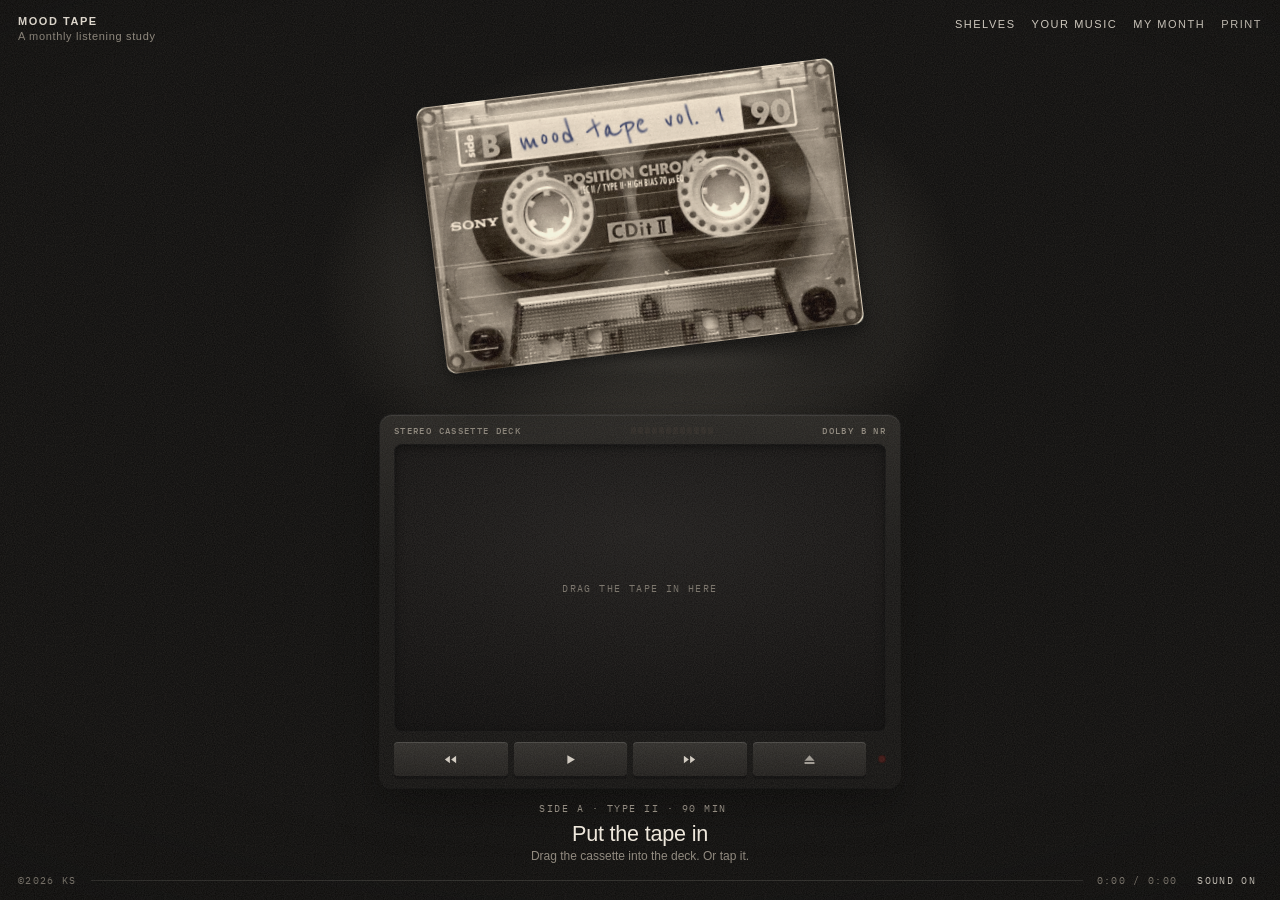
<file: index.html>
<!doctype html>
<html lang="en">
<head>
<meta charset="utf-8">
<meta name="viewport" content="width=device-width, initial-scale=1, viewport-fit=cover">
<title>Mood Tape</title>
<meta name="description" content="Put a tape in. Every song you play adds a mood stripe to your month.">
<link rel="preconnect" href="https://fonts.googleapis.com">
<link rel="preconnect" href="https://fonts.gstatic.com" crossorigin>
<link rel="stylesheet" href="https://fonts.googleapis.com/css2?family=Reenie+Beanie&family=IBM+Plex+Mono:wght@400;500&display=swap">
<link rel="preload" as="image" href="assets/cassette.jpg">
<link rel="stylesheet" href="tape.css">
</head>
<body>
<div class="grain" aria-hidden="true"></div>

<div class="page">
  <header class="top">
    <div class="mark">MOOD TAPE<br><span>A monthly listening study</span></div>
    <nav class="menu">
      <button data-open="shelves">Shelves</button>
      <button data-open="byo">Your music</button>
      <button data-open="month">My month</button>
      <a href="print.html">Print</a>
    </nav>
  </header>

  <main class="stage" id="stage">
    <div class="spot" aria-hidden="true"></div>
    <div class="anchor" id="anchor"><div class="pool" aria-hidden="true"></div><div class="big" aria-hidden="true"><small id="bigMeta">Now playing · side A</small><strong id="bigTitle"></strong><span id="bigArtist"></span></div></div>

    <!-- the cassette: a real photo, with its two hubs cut out so they can spin -->
    <div class="tape out" id="tape" role="button" tabindex="0" aria-label="Cassette. Drag it into the deck, or press Enter to put it in.">
      <div class="tape-body">
        <img src="assets/cassette.jpg" alt="" draggable="false">
        <img class="hub hl" id="hubL" src="assets/reelL.png" alt="" draggable="false">
        <img class="hub hr" id="hubR" src="assets/reelR.png" alt="" draggable="false">
        <div class="label"><span class="ink" id="ink">mood tape vol. 1</span></div>
        <span class="sticker" id="sticker" aria-hidden="true"></span>
      </div>
    </div>

    <div class="deck" id="deck">
      <div class="deck-top"><span>STEREO CASSETTE DECK</span><span class="vu" id="vu" aria-hidden="true"></span><span>DOLBY B NR</span></div>
      <div class="slot" id="slot"><span class="slot-hint" id="hint">drag the tape in here</span></div>
      <div class="door" id="door" aria-hidden="true"><span>AUTO REVERSE</span><span>TYPE II · HIGH</span></div>
      <div class="keys">
        <button class="key" id="rewBtn" aria-label="Previous song"><svg viewBox="0 0 24 24"><path d="M11 6v12L3 12zM21 6v12l-8-6z"/></svg></button>
        <button class="key" id="playBtn" aria-label="Play"><svg viewBox="0 0 24 24" id="playIcon"><path d="M7 5v14l12-7z"/></svg></button>
        <button class="key" id="ffBtn" aria-label="Next song"><svg viewBox="0 0 24 24"><path d="M13 6v12l8-6zM3 6v12l8-6z"/></svg></button>
        <button class="key eject" id="ejectBtn" aria-label="Eject the tape"><svg viewBox="0 0 24 24"><path d="M12 5l8 9H4zM4 16h16v3H4z"/></svg></button>
        <span class="led" id="led" aria-hidden="true"></span>
      </div>
    </div>
  </main>

  <footer class="now">
    <div class="meta"><span id="sideLine">SIDE A · TYPE II · 90 MIN</span><span id="moodLine"></span></div>
    <h1 id="nowTitle">Put the tape in</h1>
    <p id="nowArtist">Drag the cassette into the deck. Or tap it.</p>
    <div class="spwrap" id="tv" hidden><div id="sp"></div></div>
    <div class="bottom">
      <span>©2026 KS</span>
      <span class="progress" aria-hidden="true"><i id="fill"></i></span>
      <span><span id="tCur">0:00</span> / <span id="tDur">0:00</span></span>
      <button id="soundBtn" aria-pressed="true">Sound on</button>
    </div>
  </footer>
</div>

<!-- ===== panels ===== -->
<div class="scrim" id="scrim" hidden></div>

<section class="panel" id="panel-shelves" hidden role="dialog" aria-modal="true" aria-labelledby="shelvesH">
  <div class="panel-head"><h3 id="shelvesH">Shelves</h3><button class="x" data-close aria-label="Close">Close</button></div>
  <div class="tabs" id="tabs" role="tablist" aria-label="Music shelves"></div>
  <p class="blurb" id="blurb"></p>
  <ol class="songs" id="songs"></ol>
</section>

<section class="panel" id="panel-byo" hidden role="dialog" aria-modal="true" aria-labelledby="byoH">
  <div class="panel-head"><h3 id="byoH">Your music</h3><button class="x" data-close aria-label="Close">Close</button></div>
  <p class="blurb">Pick how it feels first. That color goes on your tape. Spotify plays full songs if you're logged in to Spotify in this browser, and 30-second previews if you're not.</p>
  <div class="chips" id="byoMoods"></div>
  <form class="row" id="linkForm">
    <label class="sr" for="linkIn">Spotify link</label>
    <input id="linkIn" type="url" placeholder="Paste a Spotify song, album or playlist link" autocomplete="off">
    <button class="btn" type="submit">Use link</button>
  </form>
  <div class="row">
    <label class="btn ghost" for="fileIn">Use a song from my device</label>
    <input id="fileIn" type="file" accept="audio/*" class="sr">
  </div>
  <p class="small">Files stay on your device. Nothing is uploaded.</p>
</section>

<section class="panel wide" id="panel-month" hidden role="dialog" aria-modal="true" aria-labelledby="monthTitle">
  <div class="panel-head"><h3 id="monthTitle">My month</h3><button class="x" data-close aria-label="Close">Close</button></div>
  <div class="stripes" id="stripes"></div>
  <p class="insight" id="insight"></p>
  <div class="legend" id="legend"></div>
  <div class="month-grid">
    <div>
      <h4>How do you feel right now?</h4>
      <div class="chips" id="checkin"></div>
      <h4 class="mt">Days</h4>
      <div class="cal" id="cal"></div>
    </div>
    <div>
      <h4>Recently on your tape</h4>
      <ol class="recent" id="recent"></ol>
      <a class="btn mt" href="print.html">Print my tape</a>
    </div>
  </div>
</section>

<p class="warn" id="fileWarn" hidden>Opened straight from your computer, so some songs may not play. Use the live site link.</p>
<div class="toast" id="toast" role="status" aria-live="polite"></div>
<audio id="audio" preload="metadata" crossorigin="anonymous"></audio>

<script src="songs.js"></script>
<script src="shared.js"></script>
<script src="sound.js"></script>
<script src="app.js"></script>
<script src="https://open.spotify.com/embed/iframe-api/v1" async></script>
</body>
</html>
</file>
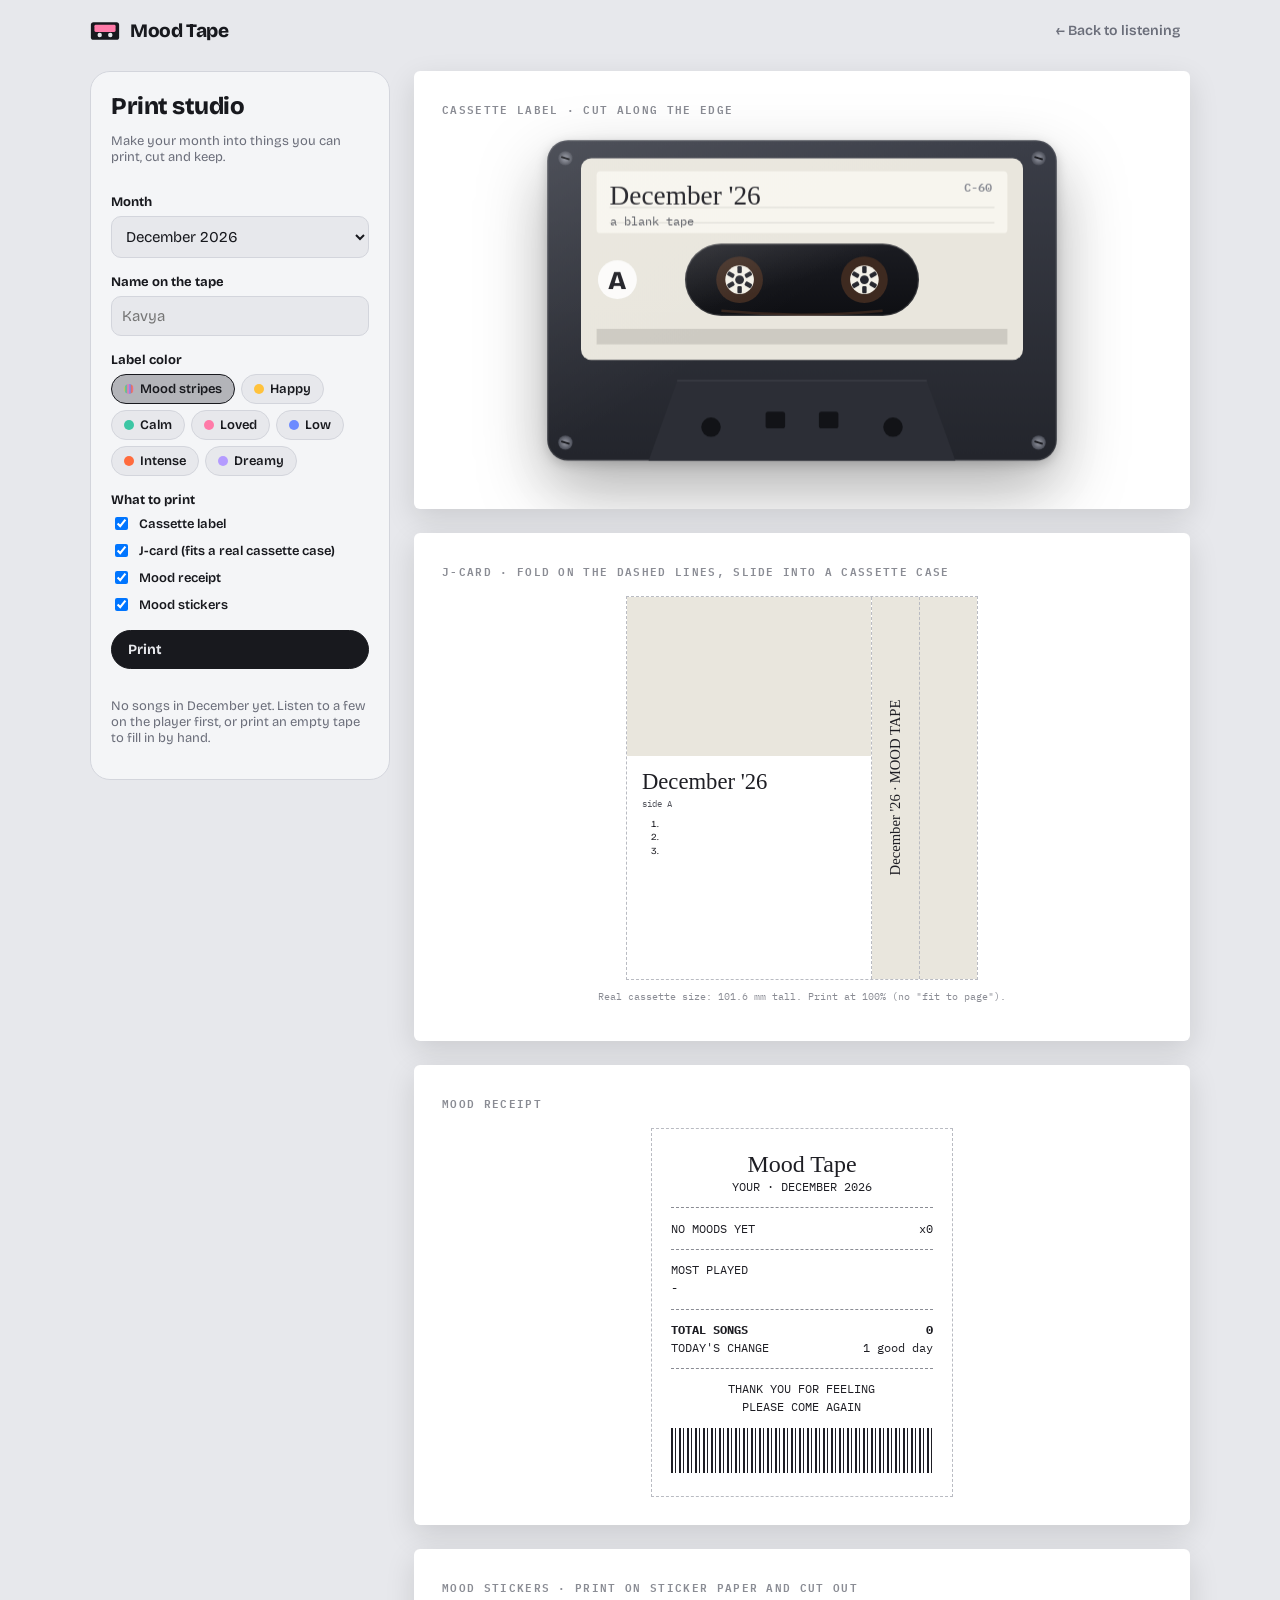
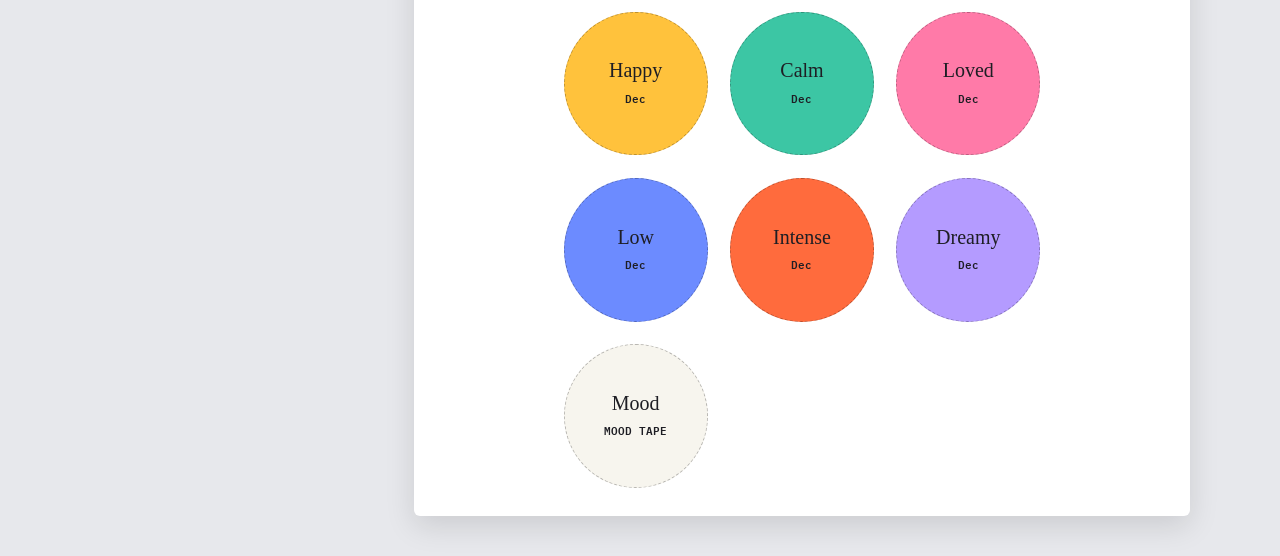
<file: print.html>
<!doctype html>
<html lang="en">
<head>
<meta charset="utf-8">
<meta name="viewport" content="width=device-width, initial-scale=1, viewport-fit=cover">
<title>Print your tape · Mood Tape</title>
<link rel="preconnect" href="https://fonts.googleapis.com">
<link rel="preconnect" href="https://fonts.gstatic.com" crossorigin>
<link rel="stylesheet" href="https://fonts.googleapis.com/css2?family=Bricolage+Grotesque:opsz,wght@12..96,400;12..96,600;12..96,800&family=IBM+Plex+Mono:wght@400;600&family=Permanent+Marker&display=swap">
<link rel="stylesheet" href="style.css">
<style>
  .studio{display:grid;grid-template-columns:300px minmax(0,1fr);gap:24px;align-items:start;padding-block:10px 40px}
  .panelx{background:var(--panel);border:1px solid var(--line);border-radius:20px;padding:20px;position:sticky;top:16px;display:flex;flex-direction:column;gap:16px}
  .panelx label,.panelx .lab{font-weight:700;font-size:13px;display:block;margin-bottom:6px}
  .panelx select,.panelx input[type=text]{width:100%;background:var(--bg);border:1px solid var(--line);border-radius:10px;padding:10px;font:inherit;color:inherit}
  .checks{display:flex;flex-direction:column;gap:8px;font-size:14px}
  .checks label{display:flex;gap:8px;align-items:center;font-weight:600;margin:0}
  .sheets{display:flex;flex-direction:column;gap:24px;min-width:0}
  .sheet{background:#fff;color:#1E1E24;border-radius:6px;padding:28px;box-shadow:0 10px 30px rgba(0,0,0,.12);overflow-x:auto}
  .sheet h4{font:600 11px var(--f-mono);letter-spacing:.12em;text-transform:uppercase;color:#8A8C94;margin:0 0 16px}
  .cut{border:1.5px dashed #B9BBC2}

  /* 1. cassette label */
  .cas-wrap{max-width:520px;margin:0 auto}
  .cas-legend{display:flex;flex-wrap:wrap;gap:6px 14px;justify-content:center;margin-top:14px;font:400 12px var(--f-mono);color:#55575F}
  .cas-legend span{display:inline-flex;gap:6px;align-items:center}
  .cas-legend i{width:10px;height:10px;border-radius:3px}

  /* 2. J-card: real cassette case size, 101.6mm tall */
  .jcard{display:flex;width:max-content;height:101.6mm;margin:0 auto}
  .jcard > div{height:100%;border-right:1px dashed #B9BBC2;position:relative;overflow:hidden}
  .jcard > div:last-child{border-right:0}
  .j-front{width:65mm;display:flex;flex-direction:column}
  .j-front .stripes-p{display:flex;height:42mm}
  .j-front .stripes-p i{flex:1 1 0}
  .j-front .t{padding:4mm 4mm 0;font-family:var(--f-hand);font-size:17pt;line-height:1}
  .j-front .s{padding:1mm 4mm;font:400 7pt var(--f-mono);color:#55575F}
  .j-front ol{margin:1mm 0 0;padding:0 4mm 0 9mm;font-size:7pt;line-height:1.45}
  .j-spine{width:12.7mm;display:flex;align-items:center;justify-content:center}
  .j-spine span{transform:rotate(-90deg);white-space:nowrap;font-family:var(--f-hand);font-size:11pt}
  .j-flap{width:15mm;display:flex;flex-direction:column}
  .j-flap i{flex:1 1 0}
  .fold-note{text-align:center;font:400 10px var(--f-mono);color:#8A8C94;margin-top:10px}

  /* 3. receipt */
  .receipt{width:80mm;margin:0 auto;padding:6mm 5mm;font:400 9pt/1.5 var(--f-mono);background:#fff}
  .receipt .c{text-align:center}
  .receipt .big{font-family:var(--f-hand);font-size:18pt;line-height:1.1}
  .receipt hr{border:0;border-top:1px dashed #8A8C94;margin:3mm 0}
  .receipt .r{display:flex;justify-content:space-between;gap:4mm}
  .receipt .r span:first-child{overflow:hidden;text-overflow:ellipsis;white-space:nowrap}
  .receipt .barcode{height:12mm;margin-top:3mm;background:repeating-linear-gradient(90deg,#1E1E24 0 2px,transparent 2px 4px,#1E1E24 4px 5px,transparent 5px 8px)}

  /* 4. stickers */
  .stickers{display:grid;grid-template-columns:repeat(3,38mm);gap:6mm;justify-content:center}
  .sticker{width:38mm;height:38mm;border-radius:50%;display:flex;flex-direction:column;align-items:center;justify-content:center;color:#1E1E24;border:1.5px dashed rgba(0,0,0,.25);text-align:center}
  .sticker b{font-family:var(--f-hand);font-size:15pt;font-weight:400;line-height:1}
  .sticker small{font:600 8pt var(--f-mono);margin-top:2mm}

  @media (max-width:860px){ .studio{grid-template-columns:1fr} .panelx{position:static} }
  @media print{
    @page{margin:12mm}
    body{background:#fff;padding:0}
    .top,.panelx,footer,.no-print{display:none!important}
    .studio{display:block;padding:0}
    .sheet{box-shadow:none;border-radius:0;padding:0;break-after:page;overflow:visible}
    .sheet:last-child{break-after:auto}
    *{-webkit-print-color-adjust:exact;print-color-adjust:exact}
  }
</style>
</head>
<body>
<header class="top">
  <a class="brand" href="index.html">
    <svg viewBox="0 0 34 22" aria-hidden="true"><rect x="1" y="1" width="32" height="20" rx="3" fill="currentColor"/><rect x="5" y="4" width="24" height="8" rx="1.5" fill="#FF7AA8"/><circle cx="11" cy="15.5" r="2.5" fill="var(--bg)"/><circle cx="23" cy="15.5" r="2.5" fill="var(--bg)"/></svg>
    Mood Tape
  </a>
  <nav><a href="index.html">← Back to listening</a></nav>
</header>

<main class="studio">
  <aside class="panelx">
    <div><h2>Print studio</h2><p class="hint">Make your month into things you can print, cut and keep.</p></div>
    <div><label for="pMonth">Month</label><select id="pMonth"></select></div>
    <div><label for="pName">Name on the tape</label><input type="text" id="pName" maxlength="20" placeholder="Kavya"></div>
    <div><span class="lab">Label color</span><div class="chips" id="pColor"></div></div>
    <div><span class="lab">What to print</span>
      <div class="checks">
        <label><input type="checkbox" data-sheet="cas" checked> Cassette label</label>
        <label><input type="checkbox" data-sheet="jcard" checked> J-card (fits a real cassette case)</label>
        <label><input type="checkbox" data-sheet="receipt" checked> Mood receipt</label>
        <label><input type="checkbox" data-sheet="stickers" checked> Mood stickers</label>
      </div>
    </div>
    <button class="btn" id="printBtn">Print</button>
    <p class="hint" id="pHint"></p>
  </aside>
  <div class="sheets" id="sheets"></div>
</main>

<script src="songs.js"></script>
<script src="shared.js"></script>
<script src="print.js"></script>
</body>
</html>
</file>
<file: tape.css>
/* Mood Tape: a real cassette under a warm spotlight, on black, with film grain and tiny type.
   One screen, no scrolling. The tape is the interface. */
:root{
  --bg:#0B0A09; --paper:#EDE6DA; --muted:#8C857A; --line:rgba(237,230,218,.14);
  --mood:#E8DCC4;                          /* light color of the current mood */
  --deck:#141312; --deck2:#1E1C1A;
  --f-ui:"Helvetica Neue",Helvetica,Arial,system-ui,sans-serif;
  --f-mono:"IBM Plex Mono",ui-monospace,Menlo,monospace;
  --f-pen:"Reenie Beanie","Bradley Hand","Segoe Print",cursive;
  color-scheme:dark;
}
*{box-sizing:border-box}
[hidden]{display:none!important}
html,body{height:100%;margin:0;overflow:hidden;background:var(--bg)}
body{color:var(--paper);font-family:var(--f-ui);-webkit-font-smoothing:antialiased;touch-action:manipulation}
button,input{font:inherit;color:inherit}
button{cursor:pointer;background:none;border:0}
:focus-visible{outline:1px solid var(--paper);outline-offset:3px}
.sr{position:absolute;width:1px;height:1px;overflow:hidden;clip:rect(0 0 0 0);white-space:nowrap}

/* film grain + vignette */
.grain{position:fixed;inset:-50%;pointer-events:none;z-index:50;opacity:.16;mix-blend-mode:screen;
  background-image:url("data:image/svg+xml;utf8,<svg xmlns='http://www.w3.org/2000/svg' width='200' height='200'><filter id='n'><feTurbulence type='fractalNoise' baseFrequency='.9' numOctaves='2' stitchTiles='stitch'/><feColorMatrix values='0 0 0 0 1  0 0 0 0 .95  0 0 0 0 .85  0 0 0 .7 0'/></filter><rect width='100%' height='100%' filter='url(%23n)'/></svg>");
  animation:grain .9s steps(3) infinite}
@keyframes grain{0%{transform:translate(0,0)}33%{transform:translate(-2%,1%)}66%{transform:translate(1%,-2%)}100%{transform:translate(0,0)}}
body::after{content:"";position:fixed;inset:0;pointer-events:none;z-index:49;background:radial-gradient(120% 90% at 50% 45%,transparent 55%,rgba(0,0,0,.65))}

/* ---------- layout ---------- */
.page{height:100%;display:flex;flex-direction:column;
  padding:calc(14px + env(safe-area-inset-top)) max(18px,env(safe-area-inset-right)) calc(12px + env(safe-area-inset-bottom)) max(18px,env(safe-area-inset-left))}
.top{display:flex;justify-content:space-between;align-items:flex-start;gap:16px;flex:none;position:relative;z-index:10}
.mark{font-size:11px;font-weight:700;letter-spacing:.14em;line-height:1.35}
.mark span{font-weight:400;letter-spacing:.06em;color:var(--muted);text-transform:none}
.menu{display:flex;flex-wrap:wrap;justify-content:flex-end;gap:2px 16px}
.menu button,.menu a{font-size:11px;letter-spacing:.14em;text-transform:uppercase;color:var(--paper);text-decoration:none;padding:4px 0;opacity:.85}
.menu button:hover,.menu a:hover{opacity:1;text-decoration:underline;text-underline-offset:4px}

.stage{position:relative;flex:1 1 auto;min-height:0;display:flex;flex-direction:column;align-items:center;justify-content:flex-end;gap:clamp(10px,3vh,34px);padding-bottom:6px}
.spot{position:absolute;left:50%;top:-10%;width:min(900px,140vw);height:85%;transform:translateX(-50%);pointer-events:none;
  background:radial-gradient(closest-side,color-mix(in srgb,var(--mood) 26%,transparent),transparent 72%);transition:background 1s,opacity .8s;opacity:var(--spot,1)}
.anchor{position:relative;flex:1 1 auto;min-height:0;width:100%;display:flex;align-items:center;justify-content:center}
.pool{position:absolute;left:50%;bottom:4%;width:min(360px,70vw);height:28px;transform:translateX(-50%);border-radius:50%;
  background:radial-gradient(closest-side,color-mix(in srgb,var(--mood) 45%,#fff 10%),transparent);opacity:.32;filter:blur(6px);transition:opacity .5s}
.inserted .pool{opacity:.05}
/* when the tape is in, the empty space shows what's playing, in big type */
.big{position:absolute;inset:0;display:flex;flex-direction:column;align-items:center;justify-content:center;text-align:center;gap:8px;padding:0 4%;
  opacity:0;transform:translateY(10px);transition:opacity .6s .5s,transform .6s .5s;pointer-events:none}
.inserted .big{opacity:1;transform:none}
.big small{font:400 10px var(--f-mono);letter-spacing:.2em;text-transform:uppercase;color:var(--muted)}
.big strong{font-weight:500;font-size:clamp(26px,6vh,64px);letter-spacing:-.03em;line-height:1;max-width:16ch;text-wrap:balance;overflow-wrap:anywhere}
.big span{font-size:13px;color:var(--muted)}
.inserted .now h1,.inserted .now p{visibility:hidden}

/* ---------- the cassette ---------- */
.tape{position:absolute;z-index:5;left:0;top:0;width:300px;aspect-ratio:1098/700;cursor:grab;touch-action:none;user-select:none;-webkit-user-select:none;
  transition:left .55s cubic-bezier(.2,.9,.25,1),top .55s cubic-bezier(.2,.9,.25,1),width .55s cubic-bezier(.2,.9,.25,1),translate .55s cubic-bezier(.2,.9,.25,1),rotate .55s cubic-bezier(.2,.9,.25,1);
  rotate:-7deg;container-type:inline-size}
.tape.dragging{transition:none;cursor:grabbing}
.tape.in{rotate:0deg;cursor:default}
.tape.pop{animation:pop .5s cubic-bezier(.2,1.6,.4,1)}
@keyframes pop{0%{scale:1}35%{scale:1.04}100%{scale:1}}
.tape-body{position:relative;width:100%;height:100%;border-radius:2.4%/3.8%;overflow:hidden;
  box-shadow:0 30px 50px rgba(0,0,0,.6),0 6px 12px rgba(0,0,0,.5);animation:bob 4s ease-in-out infinite}
.tape.in .tape-body,.tape.dragging .tape-body{animation:none}
@keyframes bob{0%,100%{transform:translateY(0)}50%{transform:translateY(-8px)}}
.tape-body img{display:block;width:100%;height:100%;object-fit:cover;filter:sepia(.25) contrast(1.05) brightness(.95);pointer-events:none}
.hub{position:absolute;width:14.57%;height:auto;aspect-ratio:1;top:33.71%;will-change:transform}
.hub.hl{left:21.22%}.hub.hr{left:63.02%}
.tape-body img.hub{width:14.57%;height:auto;object-fit:contain;filter:sepia(.25) contrast(1.05) brightness(.95)}
/* handwriting on the paper label */
.label{position:absolute;left:21.6%;top:10%;width:55%;height:13%;display:flex;align-items:center;padding-left:2%;overflow:hidden}
.ink{font-family:var(--f-pen);font-size:9cqw;line-height:1;color:#1b2b6e;mix-blend-mode:multiply;white-space:nowrap;rotate:-1.5deg;opacity:.9;
  clip-path:inset(0 0 0 0);transition:clip-path .9s steps(18)}
.ink.wiping{clip-path:inset(0 100% 0 0);transition:clip-path .25s}
.sticker{position:absolute;left:5.5%;top:29%;width:5.6%;aspect-ratio:1;border-radius:50%;background:var(--mood);box-shadow:inset 0 0 0 1px rgba(0,0,0,.15);opacity:0;transition:opacity .4s,background .6s}
.has-song .sticker{opacity:.9}

/* ---------- the deck ---------- */
.deck{position:relative;z-index:3;flex:none;width:min(520px,92vw);padding:10px 14px 12px;border-radius:12px;
  background:linear-gradient(180deg,#24221f,#141312 40%,#100f0e);box-shadow:0 1px 0 rgba(255,255,255,.08) inset,0 20px 40px rgba(0,0,0,.6),0 0 0 1px rgba(255,255,255,.05)}
.deck.shake{animation:shake .32s cubic-bezier(.3,.7,.4,1)}
@keyframes shake{0%{transform:translateY(0)}20%{transform:translateY(4px)}45%{transform:translateY(-2px)}70%{transform:translateY(1px)}100%{transform:none}}
.deck-top{display:flex;justify-content:space-between;align-items:center;gap:10px;font:500 8.5px var(--f-mono);letter-spacing:.16em;color:var(--muted);margin-bottom:8px}
.vu{display:flex;gap:2px}
.vu i{width:5px;height:7px;border-radius:1px;background:#2a2622;transition:background .06s}
.vu i.on{background:#7fd38a}
.vu i.on.hot{background:#f0b44a}
.vu i.on.peak{background:#ff5a4a}
.slot{position:relative;width:100%;aspect-ratio:1098/700;max-height:min(330px,32vh);margin:0 auto;border-radius:8px;
  background:radial-gradient(120% 90% at 50% 30%,#1b1918,#070606);box-shadow:inset 0 2px 10px rgba(0,0,0,.9),inset 0 0 0 1px rgba(255,255,255,.06);display:grid;place-items:center}
.slot-hint{font:400 10px var(--f-mono);letter-spacing:.14em;text-transform:uppercase;color:var(--muted);opacity:.8;transition:opacity .3s}
.deck.ready .slot{box-shadow:inset 0 2px 10px rgba(0,0,0,.9),inset 0 0 0 1px color-mix(in srgb,var(--mood) 70%,#fff),0 0 24px color-mix(in srgb,var(--mood) 35%,transparent)}
.inserted .slot-hint{opacity:0}
.door{position:absolute;z-index:6;pointer-events:none;border-radius:8px;opacity:0;transform:translateY(-6px);transition:opacity .25s,transform .25s;
  background:linear-gradient(160deg,rgba(255,255,255,.14),rgba(255,255,255,.02) 35%,rgba(0,0,0,.25) 70%),rgba(15,13,12,.28);
  box-shadow:inset 0 0 0 1px rgba(255,255,255,.12),inset 0 0 0 7px rgba(10,9,8,.85);
  display:flex;justify-content:space-between;align-items:flex-end;padding:12px 14px;font:500 7.5px var(--f-mono);letter-spacing:.16em;color:rgba(237,230,218,.55)}
.inserted .door{opacity:1;transform:none}
.keys{display:flex;align-items:center;gap:6px;margin-top:10px}
.key{flex:1;height:34px;display:grid;place-items:center;border-radius:4px;background:linear-gradient(#2c2a27,#1d1b19);
  box-shadow:0 3px 0 #0a0909,inset 0 1px 0 rgba(255,255,255,.12);transition:transform .06s,box-shadow .06s}
.key svg{width:15px;height:15px;fill:var(--paper);opacity:.85}
.key:active,.key.down{transform:translateY(3px);box-shadow:0 0 0 #0a0909,inset 0 1px 0 rgba(255,255,255,.06)}
.key.eject svg{opacity:.6}
.led{width:8px;height:8px;border-radius:50%;background:#3a1210;margin-left:6px;flex:none;box-shadow:inset 0 0 0 1px rgba(0,0,0,.4)}
.playing .led{background:#ff4a3a;box-shadow:0 0 8px #ff4a3a}

/* ---------- caption + bottom ---------- */
.now{flex:none;text-align:center;position:relative;z-index:10;padding-top:8px}
.meta{display:flex;justify-content:center;gap:14px;font:400 9.5px var(--f-mono);letter-spacing:.16em;color:var(--muted);text-transform:uppercase}
#moodLine i{display:inline-block;width:7px;height:7px;border-radius:50%;margin-right:6px;background:var(--mood);vertical-align:0}
.now h1{margin:6px auto 2px;font-size:clamp(17px,2.4vh,22px);font-weight:500;letter-spacing:-.01em;max-width:30ch;white-space:nowrap;overflow:hidden;text-overflow:ellipsis}
.now p{margin:0;font-size:12px;color:var(--muted);white-space:nowrap;overflow:hidden;text-overflow:ellipsis}
.now p a{color:inherit}
.spwrap{width:min(420px,100%);margin:8px auto 0;border-radius:12px;overflow:hidden}
.spwrap iframe,#sp{display:block;width:100%;height:80px;border:0}
.bottom{display:flex;align-items:center;gap:14px;margin-top:10px;font:400 9.5px var(--f-mono);letter-spacing:.14em;color:var(--muted);text-transform:uppercase;font-variant-numeric:tabular-nums}
.progress{flex:1;height:1px;background:var(--line);position:relative}
.progress i{position:absolute;left:0;top:-1px;height:3px;width:0;background:var(--paper)}
#soundBtn{font:inherit;letter-spacing:inherit;color:var(--paper);text-transform:uppercase}

/* ---------- panels ---------- */
.scrim{position:fixed;inset:0;z-index:20;background:rgba(0,0,0,.55);backdrop-filter:blur(3px);-webkit-backdrop-filter:blur(3px)}
.panel{position:fixed;z-index:21;left:50%;top:50%;transform:translate(-50%,-50%);width:min(560px,calc(100vw - 28px));max-height:calc(100dvh - 40px);
  background:#151311;border:1px solid var(--line);border-radius:14px;padding:20px;display:flex;flex-direction:column;gap:12px;overflow:hidden;box-shadow:0 30px 80px rgba(0,0,0,.6)}
.panel.wide{width:min(800px,calc(100vw - 28px))}
.panel-head{display:flex;justify-content:space-between;align-items:baseline}
.panel h3{margin:0;font:700 11px var(--f-ui);letter-spacing:.16em;text-transform:uppercase}
.panel h4{margin:0 0 8px;font:500 10px var(--f-mono);letter-spacing:.14em;text-transform:uppercase;color:var(--muted)}
.x{font:400 10px var(--f-mono);letter-spacing:.14em;text-transform:uppercase;color:var(--muted)}
.x:hover{color:var(--paper)}
.blurb,.small{margin:0;font-size:13px;line-height:1.5;color:var(--muted)}
.tabs{display:flex;flex-wrap:wrap;gap:6px}
.tab{display:flex;align-items:center;gap:7px;border:1px solid var(--line);border-radius:999px;padding:6px 11px;font-size:12px}
.tab i{width:8px;height:8px;border-radius:50%}
.tab[aria-selected="true"]{background:var(--paper);color:#111;border-color:var(--paper)}
.songs{list-style:none;margin:0;padding:0;overflow:auto;min-height:0}
.song{display:grid;grid-template-columns:26px minmax(0,1fr) 8px;gap:12px;align-items:center;width:100%;text-align:left;padding:9px 6px;border-bottom:1px solid var(--line)}
.song:hover,.song.on{background:rgba(237,230,218,.05)}
.song .n{font:400 10px var(--f-mono);color:var(--muted)}
.song b{display:block;font-weight:500;font-size:14px;white-space:nowrap;overflow:hidden;text-overflow:ellipsis}
.song small{display:block;font-size:12px;color:var(--muted);white-space:nowrap;overflow:hidden;text-overflow:ellipsis}
.song .dot{width:8px;height:8px;border-radius:50%}
.songs .note{padding:16px 6px;color:var(--muted);font-size:13px}
.chips{display:flex;flex-wrap:wrap;gap:6px}
.chip{display:inline-flex;align-items:center;gap:7px;border:1px solid var(--line);border-radius:999px;padding:7px 12px;font-size:12px}
.chip i{width:8px;height:8px;border-radius:50%}
.chip[aria-pressed="true"]{background:var(--paper);color:#111}
.row{display:flex;flex-wrap:wrap;gap:8px;align-items:center}
.row input[type=url]{flex:1 1 220px;min-width:0;background:#0d0c0b;border:1px solid var(--line);border-radius:10px;padding:11px 12px;font-size:14px}
.row input::placeholder{color:var(--muted)}
.btn{display:inline-flex;align-items:center;justify-content:center;background:var(--paper);color:#111;border-radius:999px;padding:10px 16px;font-size:13px;font-weight:600;text-decoration:none;cursor:pointer}
.btn.ghost{background:none;color:var(--paper);border:1px solid var(--line)}
.mt{margin-top:16px}
.stripes{display:flex;height:36px;border-radius:6px;overflow:hidden;background:#0d0c0b;flex:none}
.stripes i{flex:1 1 0;min-width:2px}
.stripes .empty{flex:1;display:grid;place-items:center;font-size:12px;color:var(--muted)}
.insight{margin:0;font-size:16px;font-weight:500}
.legend{display:flex;flex-wrap:wrap;gap:4px 12px;font-size:12px;color:var(--muted)}
.legend span{display:inline-flex;align-items:center;gap:6px}
.legend i{width:8px;height:8px;border-radius:2px}
.month-grid{display:grid;grid-template-columns:1fr 1fr;gap:24px;min-height:0;overflow:auto}
.cal{display:grid;grid-template-columns:repeat(7,minmax(0,1fr));gap:4px;max-width:280px}
.cal span{aspect-ratio:1;border-radius:5px;border:1px dashed var(--line);display:grid;place-items:center;font:400 9px var(--f-mono);color:var(--muted)}
.cal span.has{border:0;color:#111}
.cal span.today{box-shadow:0 0 0 1px var(--paper)}
.recent{list-style:none;margin:0;padding:0}
.recent li{display:grid;grid-template-columns:8px minmax(0,1fr) auto;gap:10px;align-items:center;padding:8px 0;border-bottom:1px solid var(--line);font-size:13px}
.recent li i{width:8px;height:8px;border-radius:50%}
.recent li span{white-space:nowrap;overflow:hidden;text-overflow:ellipsis}
.recent li small{font:400 10px var(--f-mono);color:var(--muted)}
.recent .none{display:block;color:var(--muted);border:0}

.warn{position:fixed;top:60px;left:50%;transform:translateX(-50%);z-index:30;background:#2a2118;border:1px solid var(--line);border-radius:10px;padding:10px 14px;font-size:12px;width:min(520px,calc(100vw - 28px));text-align:center}
.toast{position:fixed;left:50%;top:calc(56px + env(safe-area-inset-top));transform:translate(-50%,-8px);opacity:0;z-index:40;
  background:var(--paper);color:#111;padding:8px 14px;border-radius:999px;font-size:12px;font-weight:600;transition:all .25s;pointer-events:none;max-width:calc(100% - 32px);text-align:center}
.toast.show{opacity:1;transform:translate(-50%,0)}

@media (max-width:600px){
  .menu{gap:2px 12px;max-width:60%}
  .month-grid{grid-template-columns:1fr}
  .deck-top span:first-child{display:none}
  .meta #sideLine{display:none}
}
@media (max-height:640px){ .now p{display:none} }
@media (prefers-reduced-motion:reduce){
  .grain,.tape-body{animation:none}
  .deck.shake,.tape.pop{animation:none}
  .tape{transition-duration:.01s}
}
</file>
<file: style.css>
/* Mood Tape: one realistic cassette in the middle of a quiet page. */
:root{
  --bg:#E7E8EC; --panel:#F4F5F7; --ink:#18191E; --muted:#6B6E7A; --line:#D3D5DC; --accent:#FF7AA8;
  --f-ui:"Bricolage Grotesque",system-ui,-apple-system,"Segoe UI",sans-serif;
  --f-mono:"IBM Plex Mono",ui-monospace,Menlo,Consolas,monospace;
  --f-hand:"Permanent Marker","Marker Felt",cursive;
}
@media (prefers-color-scheme:dark){
  :root{ --bg:#111216; --panel:#1A1B21; --ink:#ECEDF2; --muted:#8E91A0; --line:#2A2C35; color-scheme:dark }
}
*{box-sizing:border-box}
html{scroll-behavior:smooth}
body{margin:0;background:var(--bg);color:var(--ink);font-family:var(--f-ui);-webkit-font-smoothing:antialiased;font-size:15px;
  padding-left:max(16px,env(safe-area-inset-left));padding-right:max(16px,env(safe-area-inset-right))}
button,input{font:inherit;color:inherit}
button{cursor:pointer}
:focus-visible{outline:2px solid var(--accent);outline-offset:2px;border-radius:6px}
.sr{position:absolute;width:1px;height:1px;overflow:hidden;clip:rect(0 0 0 0);white-space:nowrap}
.hint{color:var(--muted);font-size:13px}
h2{font-size:24px;font-weight:800;letter-spacing:-.02em;margin:0}
h3{font-size:15px;font-weight:700;margin:0 0 6px}
.mt{margin-top:24px}

.top{max-width:1100px;margin:0 auto;display:flex;align-items:center;gap:16px;padding-block:calc(14px + env(safe-area-inset-top)) 14px}
.brand{display:flex;align-items:center;gap:10px;font-weight:800;font-size:19px;letter-spacing:-.02em;text-decoration:none;color:var(--ink);margin-right:auto}
.brand svg{width:30px;height:20px}
nav{display:flex;gap:4px;flex-wrap:wrap}
nav a,.link{color:var(--muted);text-decoration:none;font-weight:600;font-size:14px;padding:8px 10px;border-radius:999px;background:none;border:0}
nav a:hover,.link:hover{color:var(--ink)}
main{max-width:1100px;margin:0 auto}
.warn{background:#FFE7A3;color:#3A2F00;border-radius:12px;padding:12px 14px;font-size:14px}

/* stage */
.stage{display:grid;grid-template-columns:1fr minmax(0,560px) 1fr;align-items:center;gap:24px;padding-block:24px 40px}
.deck{grid-column:2;display:flex;flex-direction:column;align-items:center;gap:18px;min-width:0}
.cassette-holder{width:100%;perspective:900px}
.cassette{width:100%;height:auto;display:block;filter:drop-shadow(0 28px 34px rgba(0,0,0,.28)) drop-shadow(0 4px 6px rgba(0,0,0,.2));transform:rotateX(6deg);transition:transform .6s cubic-bezier(.2,.8,.2,1)}
.cassette.playing{transform:rotateX(0) translateY(-4px)}
.cassette .hub{transform-box:fill-box;transform-origin:center}
.cassette.playing .hub{animation:spin 1.6s linear infinite}
@keyframes spin{to{transform:rotate(-360deg)}}
.now{text-align:center;min-width:0;max-width:100%}
.now h1{font-size:clamp(24px,4vw,34px);font-weight:800;letter-spacing:-.03em;margin:8px 0 2px;line-height:1.1;text-wrap:balance;overflow-wrap:anywhere}
.now p{margin:0;color:var(--muted)}
.moodtag{display:inline-flex;align-items:center;gap:6px;font:600 11px var(--f-mono);letter-spacing:.1em;text-transform:uppercase;color:var(--muted);min-height:16px}
.moodtag i{width:10px;height:10px;border-radius:50%}
.progress{display:grid;grid-template-columns:44px 1fr 44px;gap:10px;align-items:center;width:100%;font:400 12px var(--f-mono);color:var(--muted);font-variant-numeric:tabular-nums}
.progress span:last-child{text-align:right}
.bar{height:6px;border-radius:3px;background:var(--line);cursor:pointer;position:relative}
.bar i{position:absolute;left:0;top:0;bottom:0;width:0;border-radius:3px;background:var(--ink)}
.controls{display:flex;gap:14px;align-items:center}
.ctl{width:48px;height:48px;border-radius:50%;border:1px solid var(--line);background:var(--panel);display:grid;place-items:center}
.ctl svg{width:20px;height:20px;fill:var(--ink)}
.ctl.play{width:64px;height:64px;background:var(--ink);border-color:var(--ink)}
.ctl.play svg{fill:var(--bg);width:24px;height:24px}
.ctl:active{transform:scale(.95)}

.screen{grid-column:3;justify-self:start;width:224px;text-align:center}
.screen-frame{position:relative;width:224px;height:224px;border-radius:22px;background:#1E2027;padding:12px;box-shadow:inset 0 0 0 2px rgba(255,255,255,.06),0 18px 30px rgba(0,0,0,.2)}
.screen-frame iframe,#yt{width:200px;height:200px;border-radius:12px;display:block}
.screen-off{position:absolute;inset:12px;border-radius:12px;display:grid;place-items:center;background:repeating-linear-gradient(0deg,#16171C 0 2px,#1B1C22 2px 4px);color:#5A5D69;font:600 11px var(--f-mono);letter-spacing:.12em;text-transform:uppercase;pointer-events:none}
.screen p{font-size:12px;color:var(--muted);line-height:1.4;margin:10px 4px 0}

/* shelves */
.shelves,.month{background:var(--panel);border:1px solid var(--line);border-radius:24px;padding:22px;margin-bottom:22px}
.tabs{display:flex;gap:8px;overflow-x:auto;padding-bottom:4px;scrollbar-width:thin}
.tab{flex:none;display:flex;align-items:center;gap:8px;border:1px solid var(--line);background:var(--bg);border-radius:999px;padding:9px 14px;font-weight:600;font-size:14px;white-space:nowrap}
.tab i{width:10px;height:10px;border-radius:50%}
.tab[aria-selected="true"]{background:var(--ink);color:var(--bg);border-color:var(--ink)}
.blurb{color:var(--muted);margin:14px 2px 8px}
.songs{list-style:none;margin:0;padding:0;display:grid;grid-template-columns:repeat(2,minmax(0,1fr));gap:4px 16px}
.song{display:grid;grid-template-columns:28px minmax(0,1fr) auto;gap:12px;align-items:center;width:100%;text-align:left;background:none;border:0;border-radius:12px;padding:9px 8px}
.song:hover{background:var(--bg)}
.song.on{background:var(--bg)}
.song .n{font:600 12px var(--f-mono);color:var(--muted);text-align:center}
.song.on .n{color:var(--accent)}
.song b{display:block;font-weight:700;white-space:nowrap;overflow:hidden;text-overflow:ellipsis}
.song small{display:block;color:var(--muted);font-size:13px;white-space:nowrap;overflow:hidden;text-overflow:ellipsis}
.song .dot{width:10px;height:10px;border-radius:50%}

.byo{border-top:1px solid var(--line);margin-top:20px;padding-top:20px;display:flex;flex-direction:column;gap:14px}
.byo h2{font-size:18px}
.byo-mood{display:flex;flex-wrap:wrap;align-items:center;gap:10px;font-size:14px;color:var(--muted)}
.byo-row{display:flex;flex-wrap:wrap;gap:10px;align-items:center}
.byo-row input[type=url]{flex:1 1 240px;min-width:0;background:var(--bg);border:1px solid var(--line);border-radius:12px;padding:11px 12px}
.btn{display:inline-flex;align-items:center;gap:8px;border:1px solid var(--ink);background:var(--ink);color:var(--bg);border-radius:999px;padding:10px 16px;font-weight:700;font-size:14px;text-decoration:none;cursor:pointer}
.btn.ghost{background:none;color:var(--ink);border-color:var(--line)}
.chips{display:flex;flex-wrap:wrap;gap:6px}
.chip{display:inline-flex;align-items:center;gap:6px;border:1.5px solid var(--line);background:var(--bg);border-radius:999px;padding:6px 12px;font-weight:600;font-size:13px}
.chip i{width:10px;height:10px;border-radius:50%}
.chip[aria-pressed="true"]{border-color:var(--c);background:color-mix(in srgb,var(--c) 25%,var(--bg))}
.chips.big .chip{padding:10px 14px;font-size:14px}

/* month */
.month-head{display:flex;flex-wrap:wrap;align-items:center;justify-content:space-between;gap:12px;margin-bottom:16px}
.stripes{display:flex;height:44px;border-radius:10px;overflow:hidden;background:var(--bg)}
.stripes i{flex:1 1 0;min-width:2px}
.stripes .empty{flex:1;display:grid;place-items:center;color:var(--muted);font-size:13px}
.insight{font-size:18px;font-weight:700;margin:14px 0 8px;letter-spacing:-.01em}
.legend{display:flex;flex-wrap:wrap;gap:6px 14px;font-size:13px;color:var(--muted)}
.legend span{display:inline-flex;align-items:center;gap:6px}
.legend i{width:10px;height:10px;border-radius:3px}
.month-grid{display:grid;grid-template-columns:1fr 1fr;gap:28px;margin-top:24px}
.cal{display:grid;grid-template-columns:repeat(7,minmax(0,1fr));gap:5px;max-width:340px}
.cal span{aspect-ratio:1;border-radius:8px;border:1.5px dashed var(--line);display:grid;place-items:center;font:600 11px var(--f-mono);color:var(--muted)}
.cal span.has{border:0;color:#18191E}
.cal span.today{box-shadow:0 0 0 2px var(--ink)}
.recent{list-style:none;margin:8px 0 0;padding:0;display:flex;flex-direction:column}
.recent li{display:grid;grid-template-columns:10px minmax(0,1fr) auto;gap:12px;align-items:center;padding:9px 0;border-bottom:1px solid var(--line);font-size:14px}
.recent li i{width:10px;height:10px;border-radius:50%}
.recent li span{white-space:nowrap;overflow:hidden;text-overflow:ellipsis}
.recent li small{color:var(--muted);font:400 11px var(--f-mono)}
.recent .none{color:var(--muted);display:block;border:0}

footer{max-width:1100px;margin:0 auto;padding-block:10px calc(30px + env(safe-area-inset-bottom));color:var(--muted);font-size:12px;text-align:center}
.toast{position:fixed;left:50%;bottom:calc(20px + env(safe-area-inset-bottom));transform:translate(-50%,20px);opacity:0;background:var(--ink);color:var(--bg);padding:10px 16px;border-radius:999px;font-weight:600;font-size:14px;transition:all .25s;pointer-events:none;max-width:calc(100% - 32px);text-align:center;z-index:9}
.toast.show{opacity:1;transform:translate(-50%,0)}

@media (max-width:980px){
  .stage{grid-template-columns:1fr}
  .deck{grid-column:1;max-width:560px;margin:0 auto;width:100%}
  .screen{grid-column:1;justify-self:center}
}
@media (max-width:680px){
  .songs{grid-template-columns:1fr}
  .month-grid{grid-template-columns:1fr}
}
@media (prefers-reduced-motion:reduce){
  html{scroll-behavior:auto}
  .cassette.playing .hub{animation:none}
  .cassette{transition:none}
}
</file>
